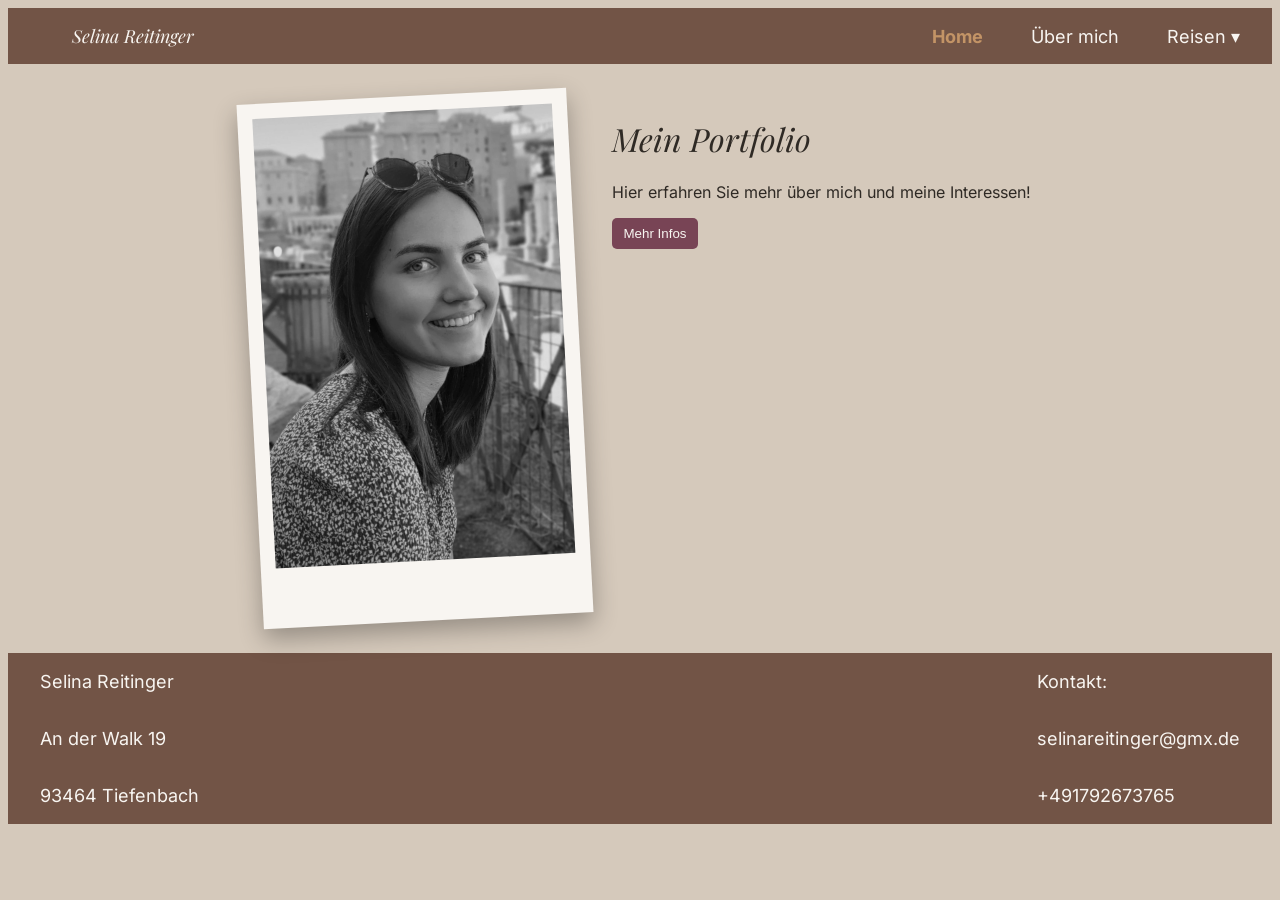
<file: index.html>
<!DOCTYPE html>
<html lang="de">
<head>
    <meta charset="UTF-8">
    <meta name="viewport" content="width=device-width, initial-scale=1.0">
    <title> Home </title>
    
    <meta name="description" content="Diese Website soll ein Portfolio von mir selbst darstellen.">
    <link rel="stylesheet" href="styles.css">
    
    <link rel="icon" href="images/logo.png" type="image/x-icon">
    
    <script src="script.js"></script>
</head>



<body>
    <header>
        <div class="nav-logo">
            <a href="index.html">Selina Reitinger</a>
        </div>
        <div class="nav-header">
            <a class="active" href="index.html">Home</a>
            <a href="about_me.html">Über mich</a>
            
            <div class="dropdown">
            <a href="travelling.html">Reisen ▾</a>
            <div class="dropdown-content">
                <a href="amsterdam.html">Amsterdam</a>
                <a href="rome.html">Rom</a>
                <a href="sao_miguel.html">São Miguel</a>
                <a href="map.html">Weltkarte</a>
            </div>
        </div> 
        </div>
    </header>
    
    <div class="container-home">
        <div class="polaroid">
            <img src="images/home_img.webp" alt="Bild von mir">
        </div>
        <div>
            <h1>Mein Portfolio</h1>
            <p id="p-home">Hier erfahren Sie mehr über mich und meine Interessen!</p>
            <button id="infos" onclick="moreInfos()">Mehr Infos</button>
        </div>
    </div>
</body>

<footer>
    <div>
        <div class="footer-left">
            <p>Selina Reitinger</p>
            <p>An der Walk 19</p>
            <p>93464 Tiefenbach</p>
        </div>
        <div class="footer-right">
            <p>Kontakt:</p>
            <p>selinareitinger@gmx.de</p>
            <p>+491792673765</p>
        </div>
    </div>
</footer>
</html>
</file>
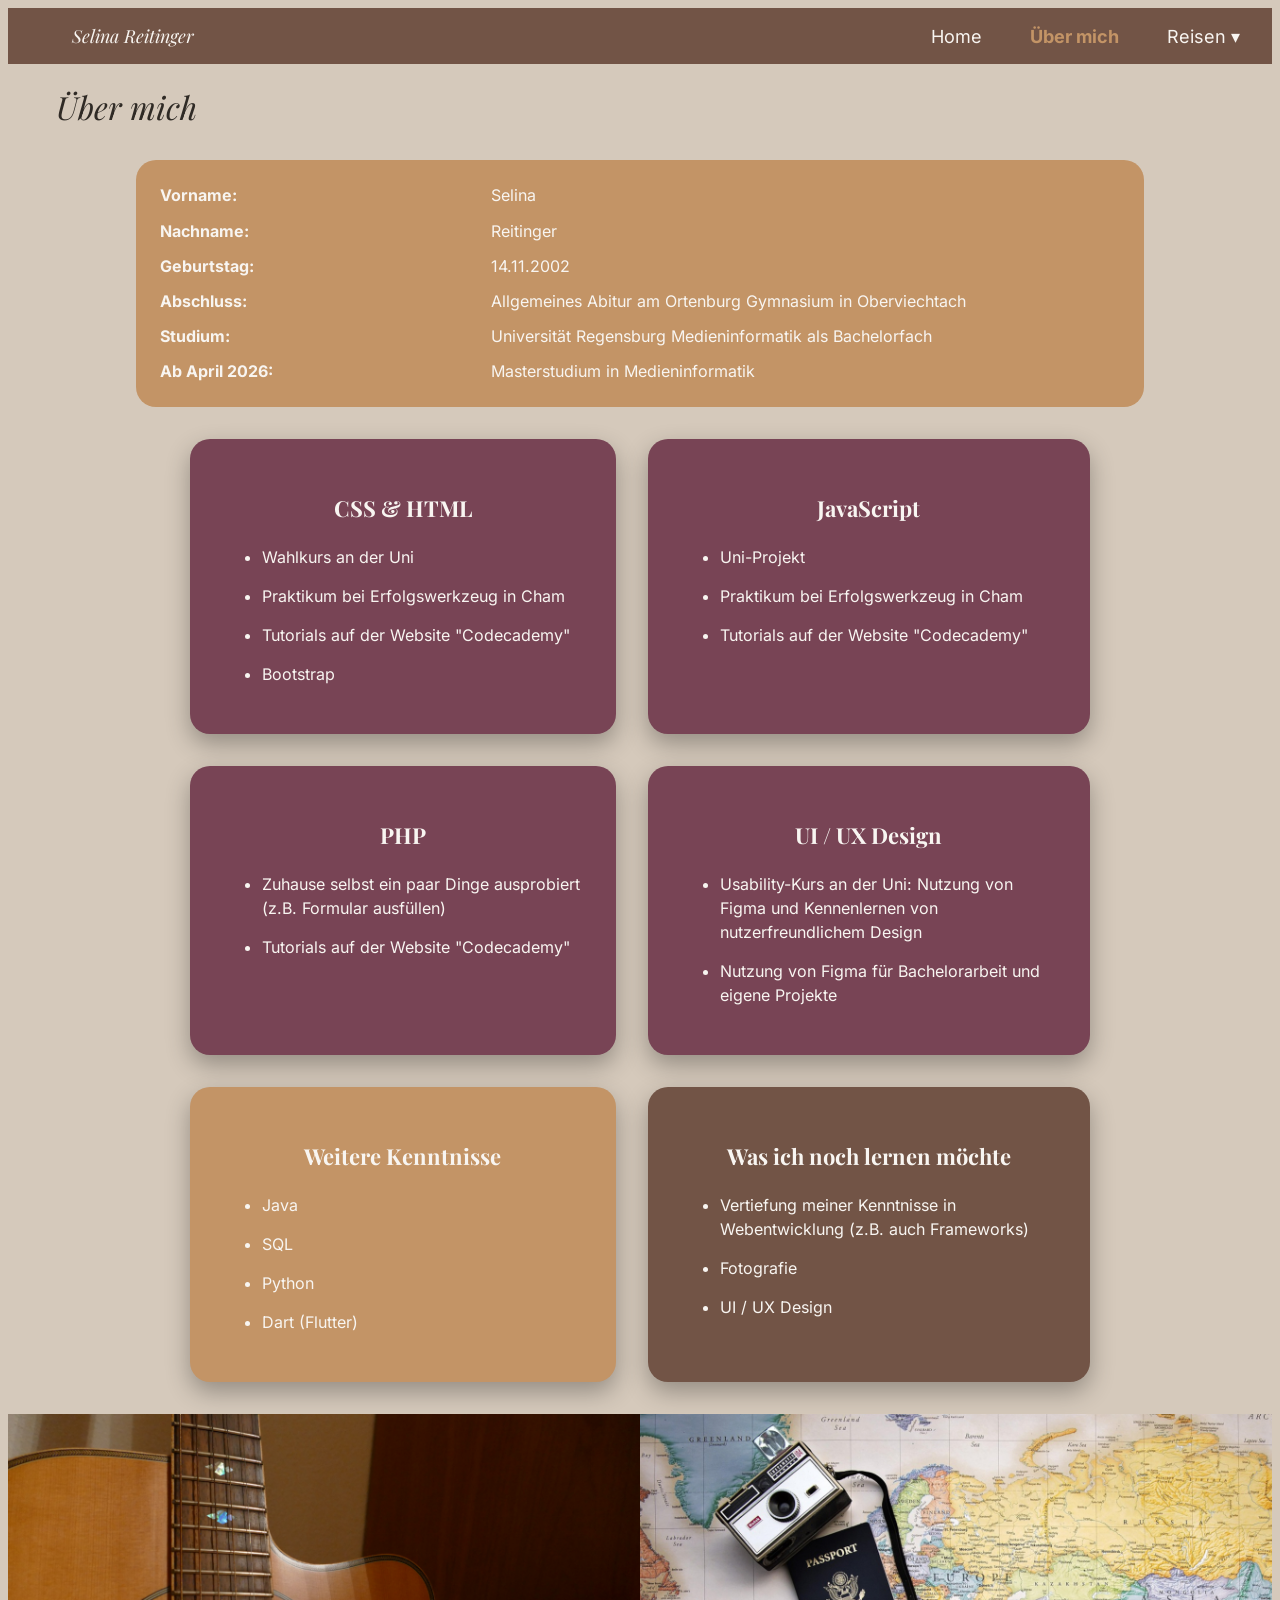
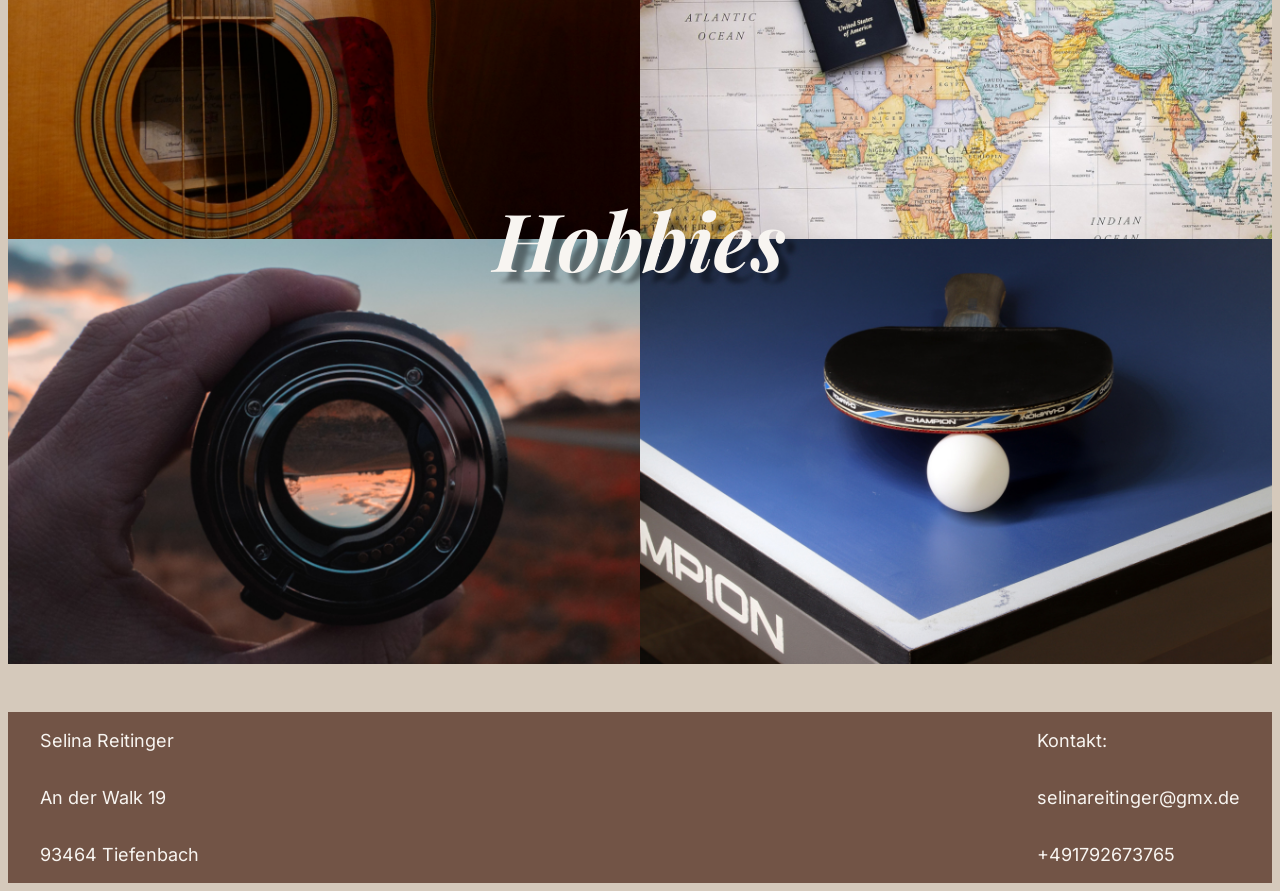
<file: about_me.html>
<!DOCTYPE html>
<html lang="de">
<head>
    <meta charset="UTF-8">
    <meta name="viewport" content="width=device-width, initial-scale=1.0">
    <title> Über mich </title>
    
    <meta name="description" content="Diese Website soll ein Portfolio von mir selbst darstellen.">
    <link rel="stylesheet" href="styles.css">
    
    <!-- Favicon (Symbol im Browser-Tab) -->
    <link rel="icon" href="favicon.ico" type="image/x-icon">
    
    <!-- Externe Skripte (Optional) -->
    <script src="script.js" defer></script>
</head>

<header>
    <div class="nav-logo">
        <a href="index.html">Selina Reitinger</a>
    </div>
    <div class="nav-header">
        <a href="index.html">Home</a>
        <a class="active" href="about_me.html">Über mich</a>
        <div class="dropdown">
            <a href="travelling.html">Reisen ▾</a>
            <div class="dropdown-content">
                <a href="amsterdam.html">Amsterdam</a>
                <a href="rome.html">Rom</a>
                <a href="sao_miguel.html">São Miguel</a>
                <a href="map.html">Weltkarte</a>
            </div>
        </div>
    </div>
</header>

<body>
    <h1 id="heading-about-me">Über mich</h1>
    <div class="about-me">
        <div class="row">
            <p class="label">Vorname:</p>
            <p>Selina</p>
        </div>
        
        <div class="row">
            <p class="label">Nachname:</p>
            <p>Reitinger</p>
        </div>

        <div class="row">
            <p class="label">Geburtstag:</p>
            <p>14.11.2002</p>
        </div>

        <div class="row">
            <p class="label">Abschluss:</p>
            <p>Allgemeines Abitur am Ortenburg Gymnasium in Oberviechtach</p>
        </div>

        <div class="row">
            <p class="label">Studium:</p>
            <p>Universität Regensburg Medieninformatik als Bachelorfach</p>
        </div>

        <div class="row">
            <p class="label">Ab April 2026:</p>
            <p>Masterstudium in Medieninformatik</p>
        </div>
    </div>

    <div class="grid-about-me">
        <div class="color-1">
            <h3>CSS & HTML</h3>
            <ul>
                <li>Wahlkurs an der Uni</li>
                <li>Praktikum bei Erfolgswerkzeug in Cham</li>
                <li>Tutorials auf der Website "Codecademy"</li>
                <li>Bootstrap</li>
            </ul>
        </div>

        <div class="color-1">
            <h3>JavaScript</h3>
            <ul>
                <li>Uni-Projekt</li>
                <li>Praktikum bei Erfolgswerkzeug in Cham</li>
                <li>Tutorials auf der Website "Codecademy"</li>
            </ul>
        </div>

        <div class="color-1">
            <h3>PHP</h3>
            <ul>
                <li>Zuhause selbst ein paar Dinge ausprobiert (z.B. Formular ausfüllen)</li>
                <li>Tutorials auf der Website "Codecademy"</li>
            </ul>
        </div>

        <div class="color-1">
            <h3>UI / UX Design</h3>
            <ul>
                <li>Usability-Kurs an der Uni: Nutzung von Figma und Kennenlernen von nutzerfreundlichem Design</li>
                <li>Nutzung von Figma für Bachelorarbeit und eigene Projekte</li>
            </ul>
        </div>

        <div class="color-2">
            <h3>Weitere Kenntnisse</h3>
            <ul>
                <li>Java</li>
                <li>SQL</li>
                <li>Python</li>
                <li>Dart (Flutter)</li>
            </ul>
        </div>


        <div class="color-3">
            <h3>Was ich noch lernen möchte</h3>
            <ul>
                <li>Vertiefung meiner Kenntnisse in Webentwicklung (z.B. auch Frameworks)</li>
                <li>Fotografie</li>
                <li>UI / UX Design</li>
            </ul>
        </div>
    </div>

    <div class="grid-hobbies">
        <div class="heading-hobbies">
            <h2>Hobbies</h2>
        </div>
        <div><img src="images/guitar_img.JPG" alt="Bild von mir"></div>
        <div><img src="images/travel_img.jpg" alt="Bild von Weltkarte mit Reisepass und Kamera"></div>
        <div><img src="images/camera_img.jpeg" alt="Bild von Kamera"></div>
        <div><img src="images/table_tennis_img.jpg" alt="Bild von Tischtennisschläger und Ball"></div>
    </div>
</body>

<footer>
    <div>
        <div class="footer-left">
            <p>Selina Reitinger</p>
            <p>An der Walk 19</p>
            <p>93464 Tiefenbach</p>
        </div>
        <div class="footer-right">
            <p>Kontakt:</p>
            <p>selinareitinger@gmx.de</p>
            <p>+491792673765</p>
        </div>
    </div>
    
</footer>
</html>
</file>
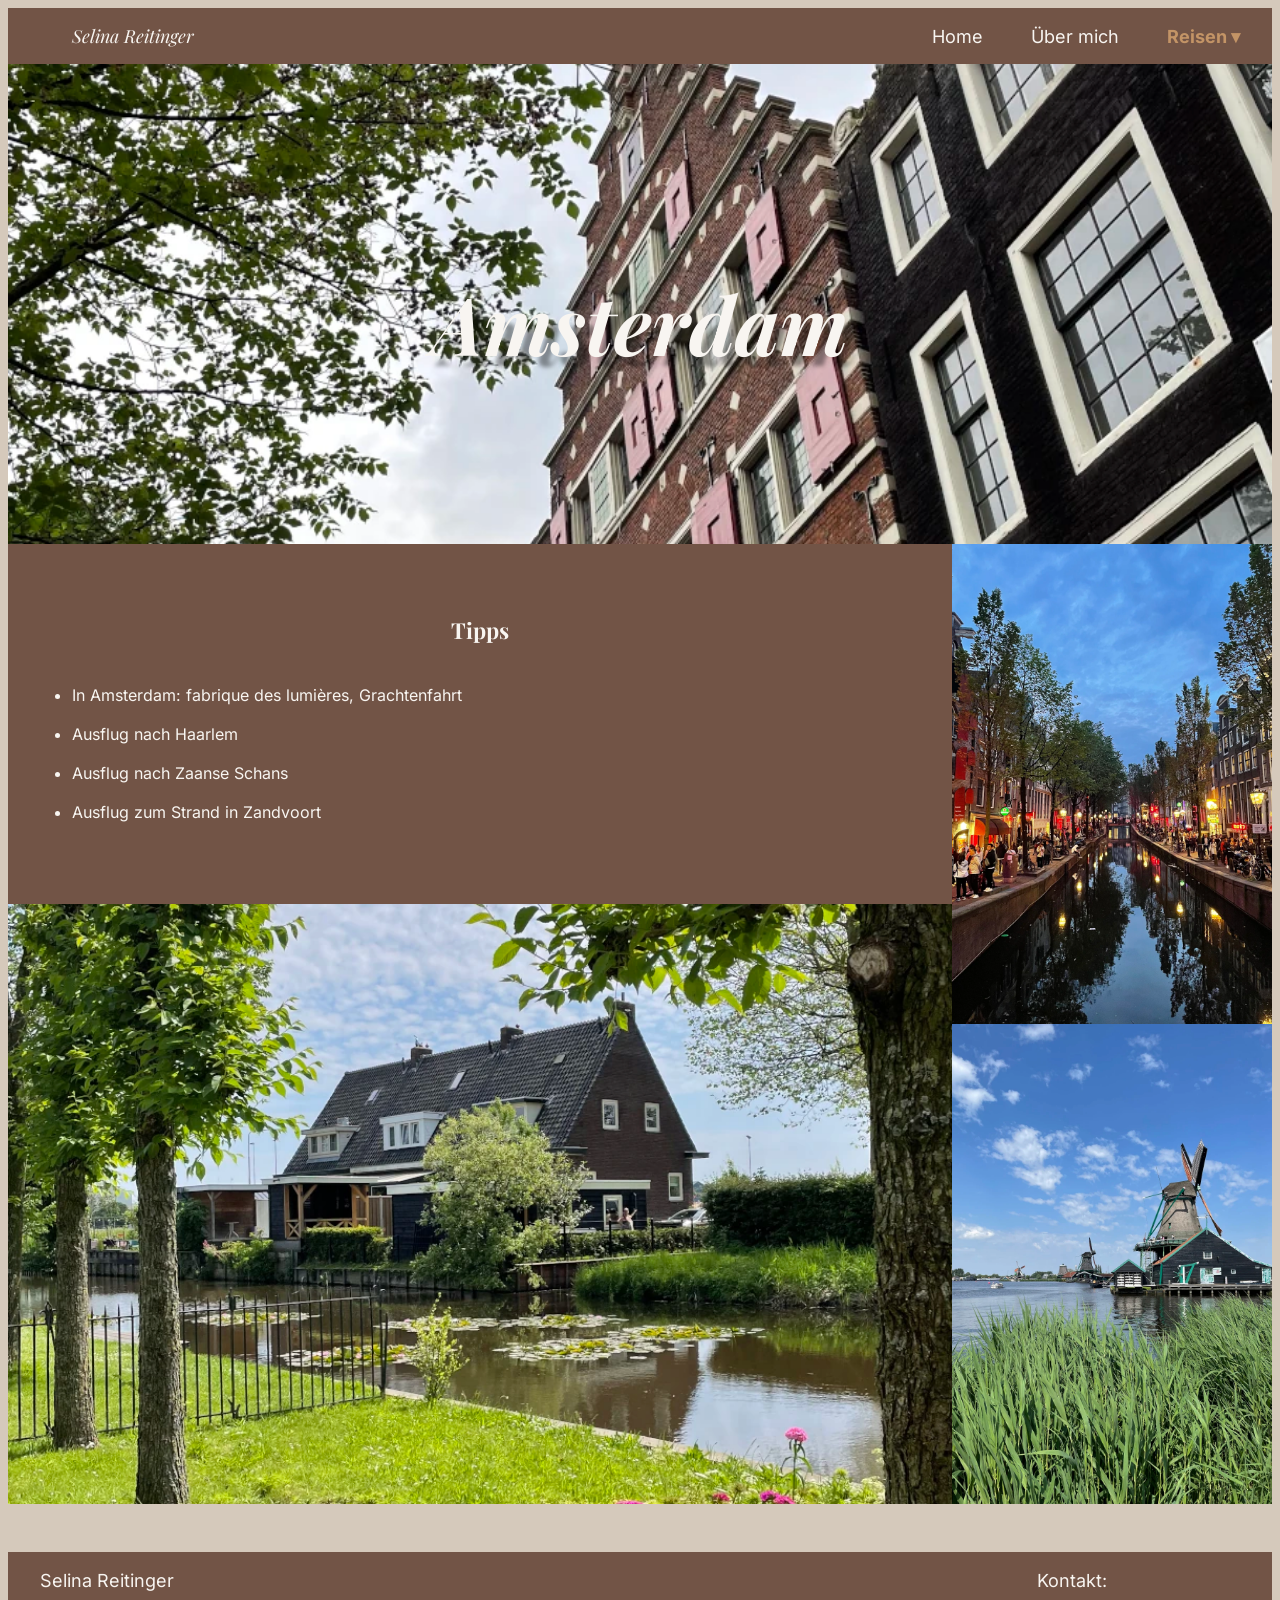
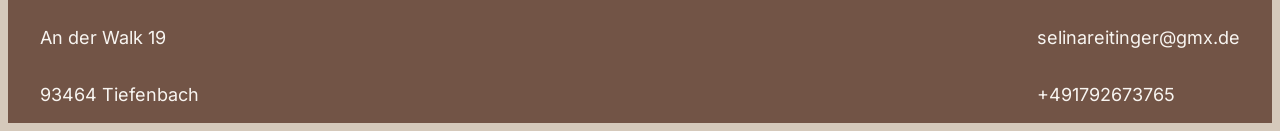
<file: amsterdam.html>
<!DOCTYPE html>
<html lang="de">
<head>
    <meta charset="UTF-8">
    <meta name="viewport" content="width=device-width, initial-scale=1.0">
    <title> Amsterdam </title>
    
    <meta name="description" content="Diese Website soll ein Portfolio von mir selbst darstellen.">
    <link rel="stylesheet" href="styles.css">
    
    <!-- Favicon (Symbol im Browser-Tab) -->
    <link rel="icon" href="images/logo.png" type="image/x-icon">
    
    <!-- Externe Skripte (Optional) -->
    <script src="script.js" defer></script>
</head>

<header>
    <div class="nav-logo">
        <a href="index.html">Selina Reitinger</a>
    </div>
    <div class="nav-header">
        <a  href="index.html">Home</a>
        <a href="about_me.html">Über mich</a>
        <div class="dropdown">
            <a class="active" href="travelling.html">Reisen ▾</a>
            <div class="dropdown-content">
                <a href="amsterdam.html">Amsterdam</a>
                <a href="rome.html">Rom</a>
                <a href="sao_miguel.html">São Miguel</a>
                <a href="map.html">Weltkarte</a>
            </div>
        </div>
    </div>
</header>

<body>
      <div class="grid-rome">
        <div class="hero">
            <h2 id="heading-hero">Amsterdam</h2>
            <img src="images/amsterdam/amsterdam-1.webp" alt="Bild von Häusern in Amsterdam">
        </div>

        <div class="text-tips">
            <h3>Tipps</h3>
            <ul>
                <li>In Amsterdam: fabrique des lumières, Grachtenfahrt</li>
                <li>Ausflug nach Haarlem</li>
                <li>Ausflug nach Zaanse Schans </li>
                <li>Ausflug zum Strand in Zandvoort</li>
            </ul>
        </div>

        <div class="img-night">
            <img src="images/amsterdam/amsterdam-2.webp" alt="Bild von Amsterdam nach Sonnenuntergang">
        </div>

        <div class="img-house">
            <img src="images/amsterdam/amsterdam-4.webp" alt="Bild von Haus in Amsterdam">
        </div>

        <div class="img-mill">
            <img src="images/amsterdam/amsterdam-3.webp" alt="Bild von Windmühle"> 
        </div>
      </div>

</body>

<footer>
    <div>
        <div class="footer-left">
            <p>Selina Reitinger</p>
            <p>An der Walk 19</p>
            <p>93464 Tiefenbach</p>
        </div>
        <div class="footer-right">
            <p>Kontakt:</p>
            <p>selinareitinger@gmx.de</p>
            <p>+491792673765</p>
        </div>
    </div>
    
</footer>
</html>
</file>
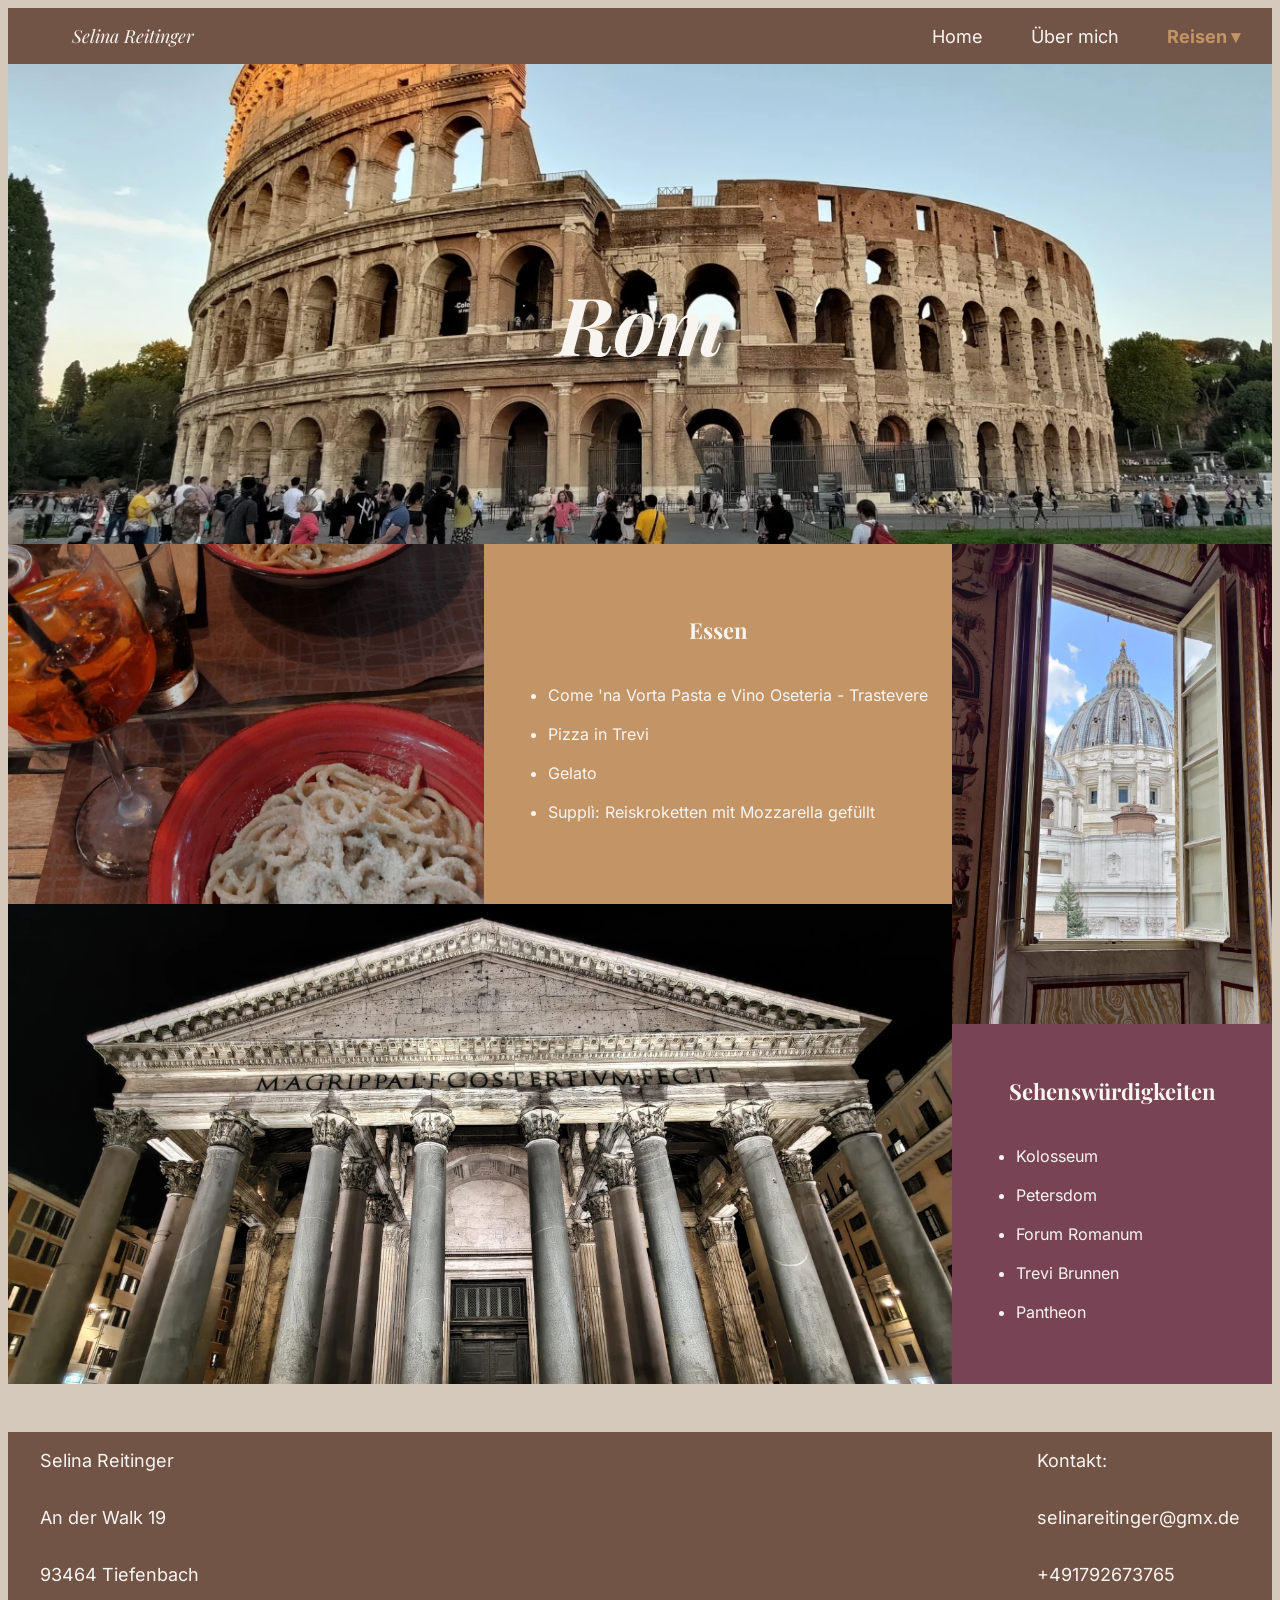
<file: rome.html>
<!DOCTYPE html>
<html lang="de">
<head>
    <meta charset="UTF-8">
    <meta name="viewport" content="width=device-width, initial-scale=1.0">
    <title> Rom </title>
    
    <meta name="description" content="Diese Website soll ein Portfolio von mir selbst darstellen.">
    <link rel="stylesheet" href="styles.css">
    
    <!-- Favicon (Symbol im Browser-Tab) -->
    <link rel="icon" href="images/logo.png" type="image/x-icon">
    
    <!-- Externe Skripte (Optional) -->
    <script src="script.js" defer></script>
</head>

<header>
    <div class="nav-logo">
        <a href="index.html">Selina Reitinger</a>
    </div>
    <div class="nav-header">
        <a href="index.html">Home</a>
        <a href="about_me.html">Über mich</a>
        <div class="dropdown">
            <a class="active" href="travelling.html">Reisen ▾</a>
            <div class="dropdown-content">
                <a href="amsterdam.html">Amsterdam</a>
                <a href="rome.html">Rom</a>
                <a href="sao_miguel.html">São Miguel</a>
                <a href="map.html">Weltkarte</a>
            </div>
        </div>
    </div>
</header>

<body>
    <div class="grid-rome">
        <div class="hero">
            <h2 id="heading-hero">Rom</h2>
            <img src="images/rom/rom-1.webp" alt="Bild von Kolosseum in Rom">
        </div>
        <div class="img-pasta">
            <img src="images/rom/rom-4.webp" alt="Bild von selbstgemachter Pasta">
        </div>

        <div class="text-food">
            <h3>Essen</h3>
            <ul>
                <li>Come 'na Vorta Pasta e Vino Oseteria - Trastevere</li>
                <li>Pizza in Trevi</li>
                <li>Gelato</li>
                <li>Supplì: Reiskroketten mit Mozzarella gefüllt</li>
            </ul>
        </div>

        <div class="img-window">
            <img src="images/rom/rom-2.webp" alt="Bild von Petersdom in Rom"> 
        </div>

        <div class="img-pantheon">
            <img src="images/rom/rom-3.webp" alt="Bild von Pantheon in Rom">
        </div>

        <div class="text-sights">
            <h3>Sehenswürdigkeiten</h3>
            <ul>
                <li>Kolosseum</li>
                <li>Petersdom</li>
                <li>Forum Romanum</li>
                <li>Trevi Brunnen</li>
                <li>Pantheon</li>
            </ul>
        </div>
        
  </div>
</body>

<footer>
    <div>
        <div class="footer-left">
            <p>Selina Reitinger</p>
            <p>An der Walk 19</p>
            <p>93464 Tiefenbach</p>
        </div>
        <div class="footer-right">
            <p>Kontakt:</p>
            <p>selinareitinger@gmx.de</p>
            <p>+491792673765</p>
        </div>
    </div>
    
</footer>
</html>
</file>
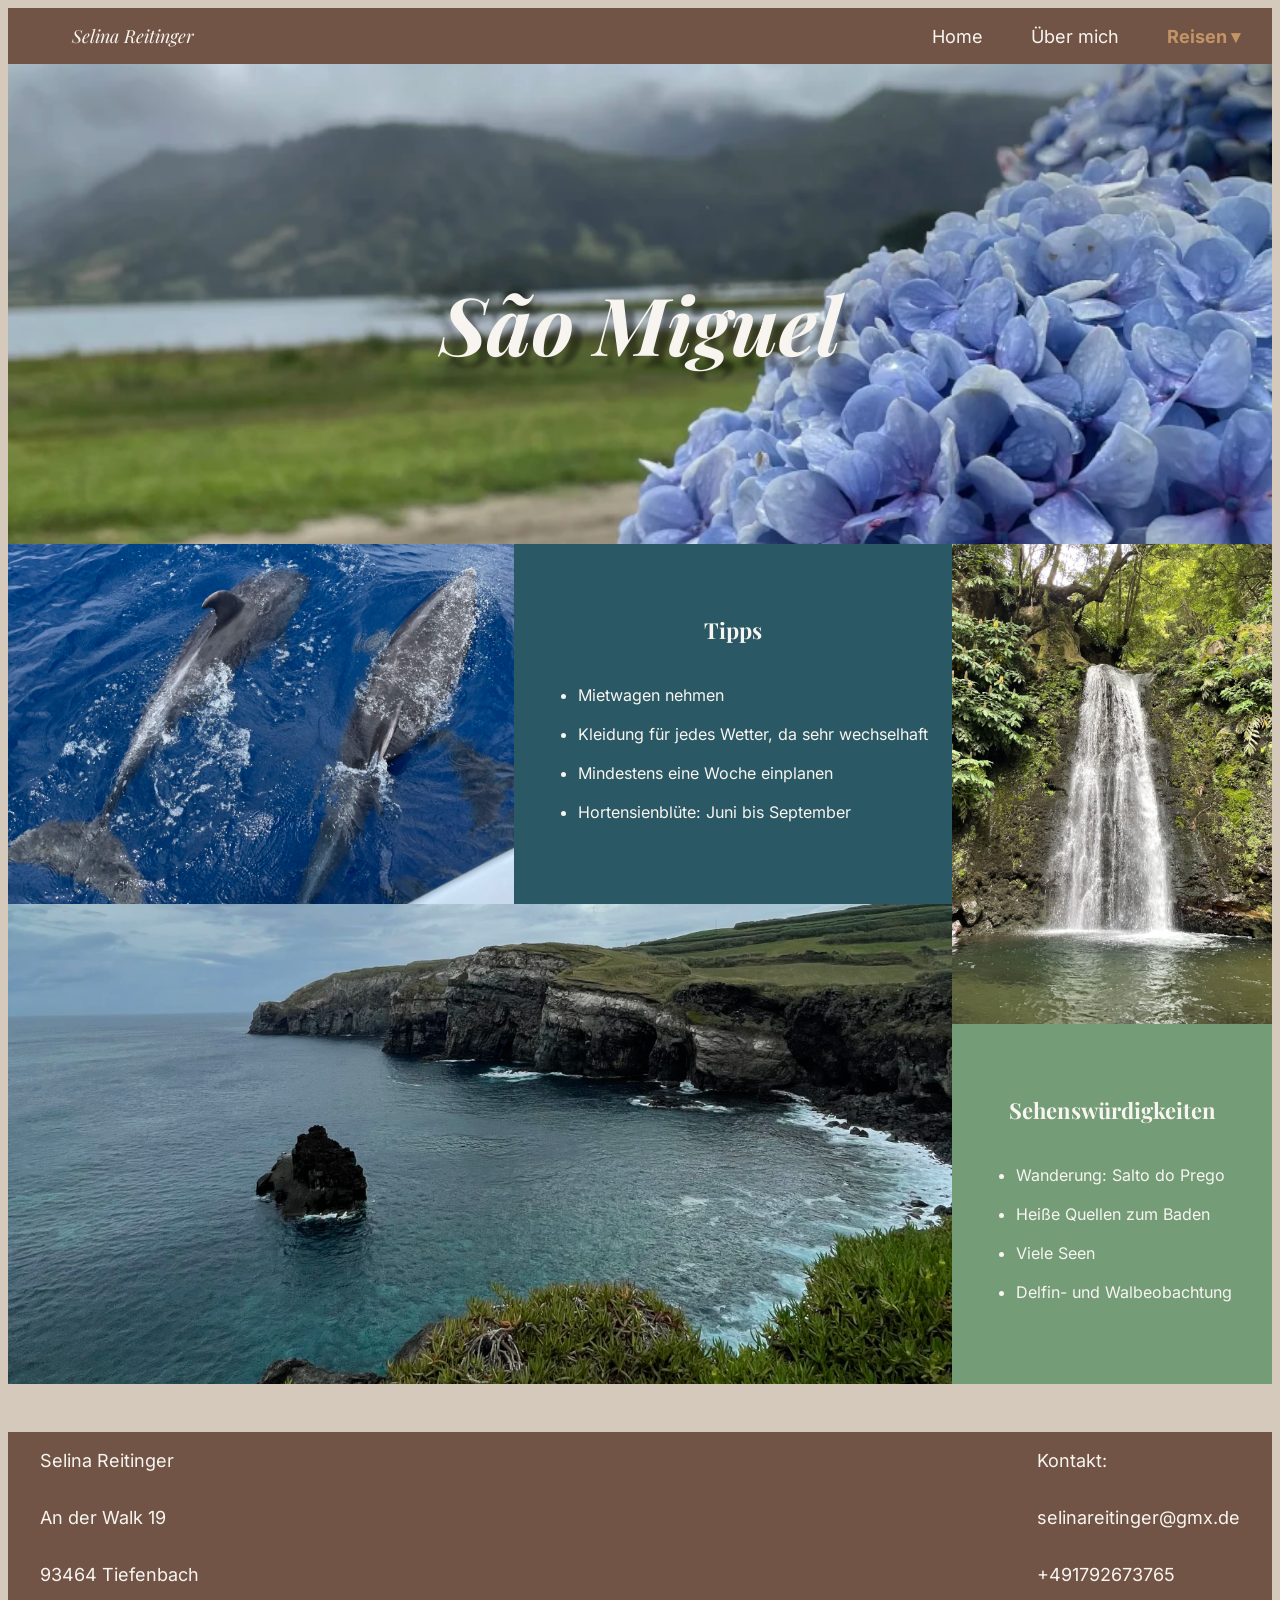
<file: sao_miguel.html>
<!DOCTYPE html>
<html lang="de">
<head>
    <meta charset="UTF-8">
    <meta name="viewport" content="width=device-width, initial-scale=1.0">
    <title> São Miguel </title>
    
    <meta name="description" content="Diese Website soll ein Portfolio von mir selbst darstellen.">
    <link rel="stylesheet" href="styles.css">
    
    <!-- Favicon (Symbol im Browser-Tab) -->
    <link rel="icon" href="images/logo.png" type="image/x-icon">
    
    <!-- Externe Skripte (Optional) -->
    <script src="script.js" defer></script>
</head>

<header>
    <div class="nav-logo">
        <a href="index.html">Selina Reitinger</a>
    </div>
    <div class="nav-header">
        <a  href="index.html">Home</a>
        <a href="about_me.html">Über mich</a>
        <div class="dropdown">
            <a class="active" href="travelling.html">Reisen ▾</a>
            <div class="dropdown-content">
                <a href="amsterdam.html">Amsterdam</a>
                <a href="rome.html">Rom</a>
                <a href="sao_miguel.html">São Miguel</a>
                <a href="map.html">Weltkarte</a>
            </div>
        </div>
    </div>
</header>

<body>
        <div class="grid-rome">
        <div class="hero">
            <h2 id="heading-hero">São Miguel</h2>
            <img src="images/sao-miguel/sao-miguel-1.webp" alt="Bild einer blauen Hortensie auf den Azoren">
        </div>
        <div class="img-pasta">
            <img src="images/sao-miguel/sao-miguel-2.webp" alt="Bild von zwei Delfinen im Meer">
        </div>

        <div class="text-food" id="sao-miguel-tips">
            <h3>Tipps</h3>
            <ul>
                <li>Mietwagen nehmen</li>
                <li>Kleidung für jedes Wetter, da sehr wechselhaft</li>
                <li>Mindestens eine Woche einplanen</li>
                <li>Hortensienblüte: Juni bis September</li>
            </ul>
        </div>

        <div class="img-window">
            <img src="images/sao-miguel/sao-miguel-4.webp" alt="Bild eines Wasserfalls auf den Azoren"> 
        </div>

        <div class="img-pantheon">
            <img src="images/sao-miguel/sao-miguel-3.webp" alt="Bild von Meer und Klippen auf den Azoren">
        </div>

        <div class="text-sights" id="sao-miguel-sights">
            <h3>Sehenswürdigkeiten</h3>
            <ul>
                <li>Wanderung: Salto do Prego</li>
                <li>Heiße Quellen zum Baden</li>
                <li>Viele Seen</li>
                <li>Delfin- und Walbeobachtung</li>
            </ul>
        </div>
    
  </div>
</body>

<footer>
    <div>
        <div class="footer-left">
            <p>Selina Reitinger</p>
            <p>An der Walk 19</p>
            <p>93464 Tiefenbach</p>
        </div>
        <div class="footer-right">
            <p>Kontakt:</p>
            <p>selinareitinger@gmx.de</p>
            <p>+491792673765</p>
        </div>
    </div>
    
</footer>
</html>
</file>
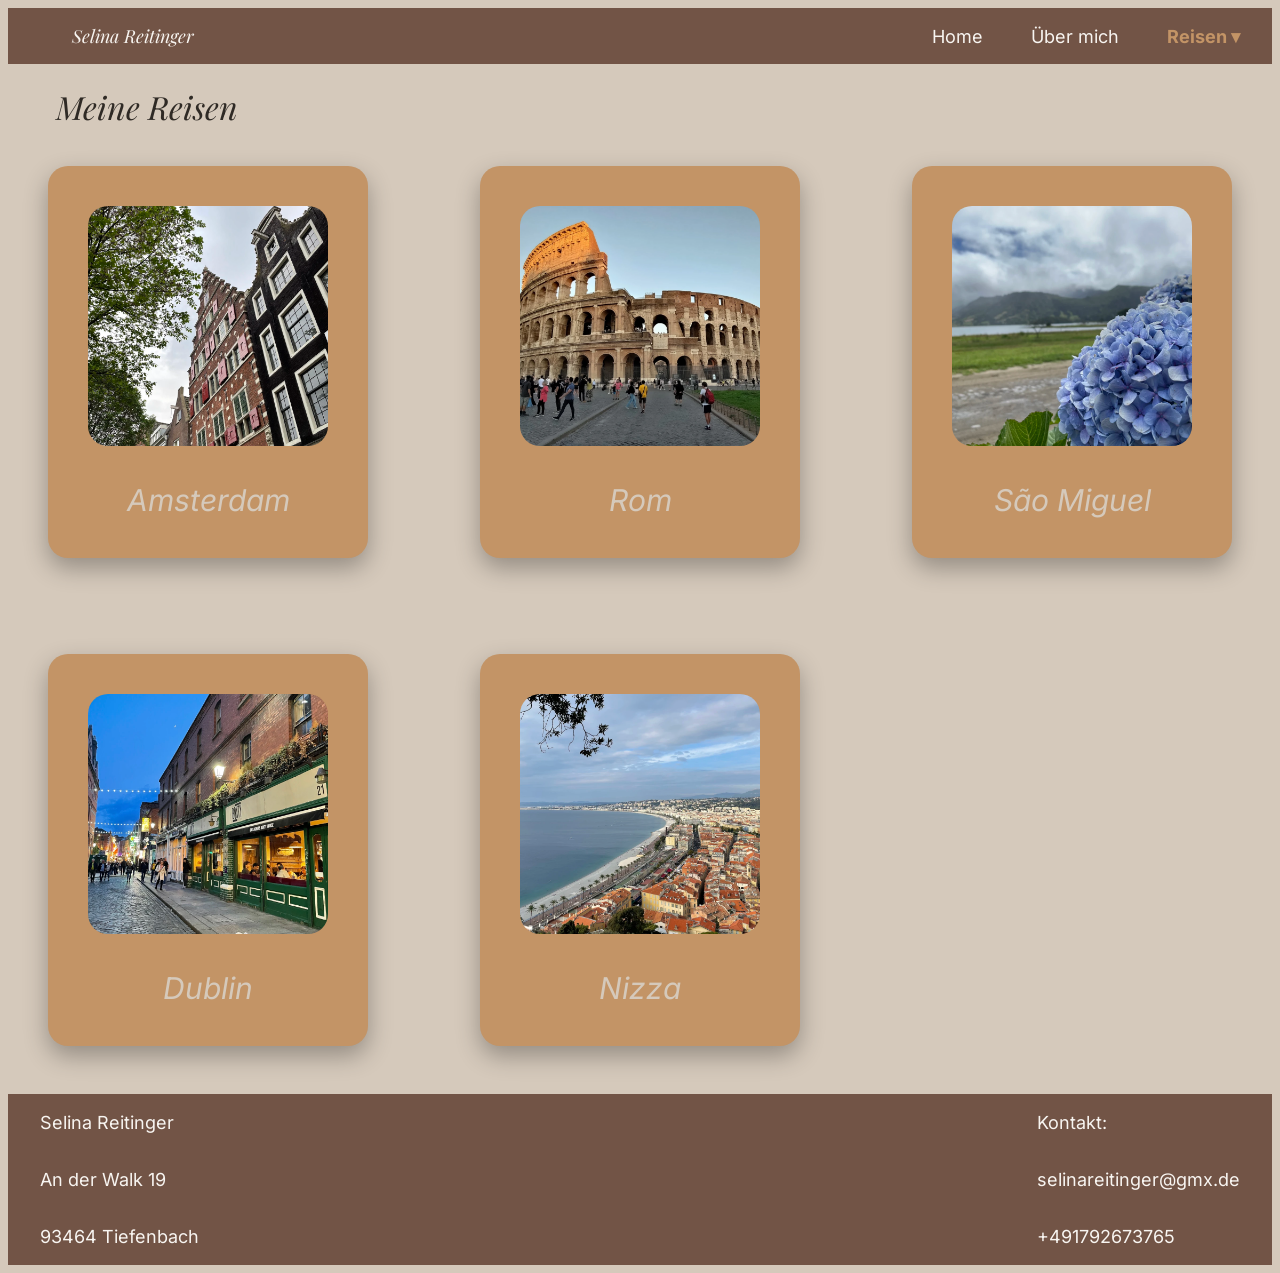
<file: travelling.html>
<!DOCTYPE html>
<html lang="de">
<head>
    <meta charset="UTF-8">
    <meta name="viewport" content="width=device-width, initial-scale=1.0">
    <title> Reisen</title>
    
    <meta name="description" content="Diese Website soll ein Portfolio von mir selbst darstellen.">
    <link rel="stylesheet" href="styles.css">
    
    <!-- Favicon (Symbol im Browser-Tab) -->
    <link rel="icon" href="images/logo.png" type="image/x-icon">
    
    <!-- Externe Skripte (Optional) -->
    <script src="script.js" defer></script>
</head>

<header>
    <div class="nav-logo">
        <a href="index.html">Selina Reitinger</a>
    </div>
    <div class="nav-header">
        <a href="index.html">Home</a>
        <a href="about_me.html">Über mich</a>
        <div class="dropdown">
            <a class="active" href="travelling.html">Reisen ▾</a>
            <div class="dropdown-content">
                <a href="amsterdam.html">Amsterdam</a>
                <a href="rome.html">Rom</a>
                <a href="sao_miguel.html">São Miguel</a>
                <a href="map.html">Weltkarte</a>
            </div>
        </div>
    </div>
</header>

<body>
    <h1 id="heading-travelling">Meine Reisen</h1>
    <div class="grid-travel">
        <figure class="grid-item" id="card-amsterdam" onclick="amsterdam()">
            <img src="images/amsterdam/amsterdam-1.webp" alt="Bild von Häusern in Amsterdam">
            <figcaption>Amsterdam</figcaption>
        </figure>
        <figure class="grid-item" id="card-rome" onclick="rome()">
            <img src="images/rom/rom-1.webp" alt="Bild von Kolosseum in Rom">
            <figcaption>Rom</figcaption>
        </figure>
        <figure class="grid-item" id="card-sao-miguel" onclick="saoMiguel()">
            <img src="images/sao-miguel/sao-miguel-1.webp" alt="Bild von blauer Hortensie auf den Azoren">
            <figcaption>São Miguel</figcaption>
        </figure>
        <figure class="grid-item">
            <img src="images/dublin/dublin-1.webp" alt="Bild eines Gebäudes in Dublin">
            <figcaption>Dublin</figcaption>
        </figure>
        <figure class="grid-item">
            <img src="images/nizza/nizza-1.webp" alt="Aussicht über Nizza und das Meer">
            <figcaption>Nizza</figcaption>
        </figure>
    </div>
</body>

<footer>
    <div>
        <div class="footer-left">
            <p>Selina Reitinger</p>
            <p>An der Walk 19</p>
            <p>93464 Tiefenbach</p>
        </div>
        <div class="footer-right">
            <p>Kontakt:</p>
            <p>selinareitinger@gmx.de</p>
            <p>+491792673765</p>
        </div>
    </div>
    
</footer>
</html>
</file>
<file: styles.css>
/* fonts */
/* playfair-display-regular - latin */
@font-face {
  font-display: swap; /* Check https://developer.mozilla.org/en-US/docs/Web/CSS/@font-face/font-display for other options. */
  font-family: 'Playfair Display';
  font-style: normal;
  font-weight: 400;
  src: url('fonts/playfair-display-v40-latin-regular.woff2') format('woff2'); /* Chrome 36+, Opera 23+, Firefox 39+, Safari 12+, iOS 10+ */
}
/* playfair-display-italic - latin */
@font-face {
  font-display: swap; /* Check https://developer.mozilla.org/en-US/docs/Web/CSS/@font-face/font-display for other options. */
  font-family: 'Playfair Display';
  font-style: italic;
  font-weight: 400;
  src: url('fonts/playfair-display-v40-latin-italic.woff2') format('woff2'); /* Chrome 36+, Opera 23+, Firefox 39+, Safari 12+, iOS 10+ */
}
/* playfair-display-700 - latin */
@font-face {
  font-display: swap; /* Check https://developer.mozilla.org/en-US/docs/Web/CSS/@font-face/font-display for other options. */
  font-family: 'Playfair Display';
  font-style: normal;
  font-weight: 700;
  src: url('fonts/playfair-display-v40-latin-700.woff2') format('woff2'); /* Chrome 36+, Opera 23+, Firefox 39+, Safari 12+, iOS 10+ */
}
/* playfair-display-700italic - latin */
@font-face {
  font-display: swap; /* Check https://developer.mozilla.org/en-US/docs/Web/CSS/@font-face/font-display for other options. */
  font-family: 'Playfair Display';
  font-style: italic;
  font-weight: 700;
  src: url('fonts/playfair-display-v40-latin-700italic.woff2') format('woff2'); /* Chrome 36+, Opera 23+, Firefox 39+, Safari 12+, iOS 10+ */
}

/* inter-regular - latin */
@font-face {
  font-display: swap; /* Check https://developer.mozilla.org/en-US/docs/Web/CSS/@font-face/font-display for other options. */
  font-family: 'Inter';
  font-style: normal;
  font-weight: 400;
  src: url('fonts/inter-v20-latin-regular.woff2') format('woff2'); /* Chrome 36+, Opera 23+, Firefox 39+, Safari 12+, iOS 10+ */
}
/* inter-italic - latin */
@font-face {
  font-display: swap; /* Check https://developer.mozilla.org/en-US/docs/Web/CSS/@font-face/font-display for other options. */
  font-family: 'Inter';
  font-style: italic;
  font-weight: 400;
  src: url('fonts/inter-v20-latin-italic.woff2') format('woff2'); /* Chrome 36+, Opera 23+, Firefox 39+, Safari 12+, iOS 10+ */
}
/* inter-700 - latin */
@font-face {
  font-display: swap; /* Check https://developer.mozilla.org/en-US/docs/Web/CSS/@font-face/font-display for other options. */
  font-family: 'Inter';
  font-style: normal;
  font-weight: 700;
  src: url('fonts/inter-v20-latin-700.woff2') format('woff2'); /* Chrome 36+, Opera 23+, Firefox 39+, Safari 12+, iOS 10+ */
}
/* inter-700italic - latin */
@font-face {
  font-display: swap; /* Check https://developer.mozilla.org/en-US/docs/Web/CSS/@font-face/font-display for other options. */
  font-family: 'Inter';
  font-style: italic;
  font-weight: 700;
  src: url('fonts/inter-v20-latin-700italic.woff2') format('woff2'); /* Chrome 36+, Opera 23+, Firefox 39+, Safari 12+, iOS 10+ */
}

/* body */
/* Startseite */

body {
  background-color: #D5C9BB;
}

#p-home {
  color: #2F2A25;
  font-family: 'Inter';
}

p {
  color: #F8F5F1;
  font-family: 'Inter';
}

h1 {
  color: #2F2A25;
  font-family: 'Playfair Display';
  font-style: italic;
  font-weight: 400;
}

h3 {
  color: #F8F5F1;
  font-family: 'Playfair Display';
  font-weight: 700;
  text-align: center;
  font-size: 22px;
}

#infos {
  color: #F8F5F1;
  background-color: #784455;
  border-radius: 5px;
  border: #784455;
  padding: 0.5rem 0.75rem;
  transition: transform 0.3s ease, box-shadow 0.3s ease;
}

#infos:hover {
  cursor: pointer;
  transform: scale(1.05);
  box-shadow: 0 15px 30px rgba(0,0,0,0.2);
  background-color: #92596c;
}

.container-home {
  display: flex;
  justify-content: center;
  padding: 2rem;
  gap: 2rem;
}

.polaroid img {
  width: 100%;
  display: block;
  filter: grayscale(100%) brightness(0.9);
  transition: all 0.4s ease;
}

.polaroid:hover img {
  filter: grayscale(0%) brightness(1);
}

.polaroid:hover {
  transform: rotate(0deg);
}

.polaroid {
  background: #F8F5F1;
  padding: 15px 15px 60px 15px;
  box-shadow: 0 10px 25px rgba(0,0,0,0.3);
  width: 300px;
  transform: rotate(-3deg);
  transition: transform 0.4s ease;
}

/* Über mich */

.about-me {
  display: flex;
  flex-direction: column;
  gap: 0.8rem;
  background-color: #C39466;
  border-radius: 20px;
  margin: 2rem 8rem;
  padding: 1.5rem;
}

.row {
  display: grid;
  grid-template-columns: 0.5fr 1fr;
  gap: 1rem;
}

.label {
  font-weight: 600;
}

.about-me p {
  margin: 0;
  line-height: 1.4;
}

.about-me-left p {
  font-weight: 700;
}

#heading-about-me, #heading-travelling {
  margin-left: 3rem;
}

.grid-about-me {
  display: grid;
  grid-template-columns: auto auto;
  padding-bottom: 2rem;
  gap: 2rem;
  max-width: 900px;
  margin: 0 auto;
}

.color-1 {
  background-color: #784455;
  border-radius: 20px;
  padding: 2rem;
  box-shadow: 0 10px 25px rgba(0,0,0,0.3);
}

.color-2 {
  background-color: #C39466;
  border-radius: 20px;
  padding: 2rem;
  box-shadow: 0 10px 25px rgba(0,0,0,0.3);
}

.color-3 {
  background-color: #725446;
  border-radius: 20px;
  padding: 2rem;
  box-shadow: 0 10px 25px rgba(0,0,0,0.3);
}

li {
  color: #F8F5F1;
  font-family: 'Inter';
  line-height: 1.5rem;
  margin-bottom: 15px;
}

/* hobbies */

.grid-hobbies {
  display: grid;
  grid-template-columns: 1fr 1fr;
  grid-template-rows: 1fr 1fr;
  gap: 0;
  position: relative; 
  margin-bottom: 3rem;
}

.grid-hobbies img {
  max-width: 100%;
  height: 100%;
  object-fit: cover;
}

.heading-hobbies {
  position: absolute;
  top: 50%;
  left: 50%;
  transform: translate(-50%, -50%);
  color: #F8F5F1;
  font-size: 2.5rem;
  text-align: center;
}

h2 {
  color:#F8F5F1;
  font-family: 'Playfair Display';
  font-style: italic;
  font-weight: 700;
  font-size: 80px;
  text-shadow: 10px 10px 4px rgb(0, 0, 0, 0.4);
  letter-spacing: 25%;
}


/* Reisen Startseite */

.grid-travel {
  display: grid;
  grid-template-columns: repeat(auto-fit, minmax(300px, 1fr));
  gap: 2rem;
}

.grid-item {
  background-color: #C39466;
  border-radius: 20px;
  padding: 2.5rem;
  margin-bottom: 3rem;
  box-shadow: 0 10px 25px rgba(0,0,0,0.3);
  transition: transform 0.25s ease, box-shadow 0.25s ease;
}

.grid-item img {
  aspect-ratio: 1 / 1;
  width: 100%;
  object-fit: cover;
  border-radius: 20px;
  transition: transform 0.3s ease;
}

.grid-item:hover {
  transform: translateY(-6px);
  box-shadow: 0 15px 30px rgba(0,0,0,0.2);
  cursor: pointer;
}

.grid-item:hover img {
  transform: scale(1.05);
  cursor: pointer;
  filter: brightness(85%);
}

.grid-item figcaption {
  font-family: 'Inter';
  font-style: italic;
  font-size: 30px;
  color:#D5C9BB;
  text-align: center;
  margin-top: 2rem;
}

/* Reisen Rom und São Miguel */
.grid-rome {
  display: grid;
  grid-template-columns: 2fr 1fr 1fr;
  grid-auto-rows: 120px;
  gap: 0;
  margin-bottom: 3rem;
}

.grid-rome img {
  width: 100%;
  height: 100%;
  object-fit: cover;
  display: block;
}

.hero {
  grid-column: 1 / 4;
  grid-row: span 4;
  position: relative;
  overflow: hidden;
}

.hero img {
  width: 100%;
  height: 100%;
  object-fit: cover;
}

#heading-hero {
  position: absolute;
  top: 40%;
  left: 50%;
  transform: translate(-50%, -50%);
}

.img-pasta {
  grid-column: 1 / 2;
  grid-row: span 3;
}

.img-window {
  grid-column: 3 / 4;
  grid-row: span 4;
}

.img-pantheon {
  grid-column: 1 / 3;
  grid-row: span 4;
}

.text-food {
  grid-column: 2 / 3;
  grid-row: span 3;
  background-color: #C39466;

  display: flex;
  flex-direction: column;
  justify-content: center;
  padding: 1.5rem;
}

.text-sights {
  grid-column: 3 / 4;
  grid-row: span 3;
  background-color: #784455;

  display: flex;
  flex-direction: column;
  justify-content: center;
  padding: 1.5rem;
}

/* Hintergrundfarben São Miguel */

#sao-miguel-tips {
  background-color: #2A5965;
}

#sao-miguel-sights {
  background-color: #739C77;
}

/* Reisen Amsterdam */

.text-tips {
  background-color: #725446;
  grid-column: 1 / 2;
  grid-row: span 3;

  display: flex;
  flex-direction: column;
  justify-content: center; /* 🔥 vertikal mittig */
  padding: 1.5rem;
}

.img-night {
  grid-column: 2 / 4;
  grid-row: span 4;
}

.img-mill {
  grid-column: 2 / 4;
  grid-row: span 4;
}

.img-house {
  grid-column: 1 / 2;
  grid-row: span 5;
}


/* header */
header {
  background-color: #725446;
  display: flex;
  justify-content: space-between;
  align-items: center;
  padding: 1rem 2rem;
  z-index: 2000;
}

header .nav-header {
  display: flex;
  gap: 3rem;
}

header .nav-logo {
  margin-left: 2rem;

}

header .nav-logo a {
  text-decoration: none;
  color: #F8F5F1;
  font-family: 'Playfair Display';
  font-style: italic;
  font-size: 18px;
  transition: all 0.5s ease;
}

header .nav-logo a:hover {
  color: #C39466;
}

header .nav-header a {
  text-decoration: none;
  color: #F8F5F1;
  font-family: 'Inter';
  font-size: 18px;
  transition: all 0.5s ease;
}

header .nav-header a:hover {
  color: #C39466;
  transform: scale(1.05);
}

.nav-header .active {
  font-weight: 700;
  color:#C39466;
}

/* Dropdown Menü */

.dropdown {
  position: relative;
  display: inline-block;
}

.dropdown-content {
  display: none;
  position: absolute;
  top: 100%;
  left: 50%;
  transform: translateX(-50%);
  min-width: 100px;
  padding: 0.5rem 0;
  box-shadow: 0 8px 20px rgba(0, 0, 0, 0.2);
  z-index: 3000;
}

.dropdown-content a {
  display: block;
  background-color: #725446;
  border-radius: 10px;
  margin: .5rem;
  padding: .5rem;
  text-align: center;
}

.dropdown:hover .dropdown-content {
  display: block;
}

/* Weltkarte */
#map { 
  height: 100vh;
}

.icon img {
  width: 50px;
  height: 50px;
  border-radius: 50%;
  object-fit: cover;
}


/* footer */
footer {
  background-color: #725446;
  color: #F8F5F1;
  font-family: 'Inter';
  font-size: 18px;
}

footer div {
  display: flex;
  justify-content: space-between;
  margin: 0 1rem;
}

footer .footer-left, .footer-right {
  display: flex;
  flex-direction: column;
}

/* Responsive Design */
/* Tablet */
@media (max-width: 1000px) {
  .polaroid {
    width: 250px;
    transform: rotate(-2deg);
  }

  .grid-about-me {
    margin: 2rem;
    gap: 1.5rem;
  }

  .grid-hobbies {
    grid-template-columns: repeat(2, 1fr);
  }
}

/* Handy */
@media (max-width: 640px) {
  .polaroid {
    width: 100%;
    max-width: 300px;
    margin: 0 auto;
    transform: rotate(0deg);
    padding: 10px 10px 40px 10px;
  }

  .polaroid:hover {
    transform: scale(1.03);
  }

  .about-me {
    flex-direction: column;
    gap: 1rem;
    margin: 2rem 1rem;
    padding: 1.5rem;
  }

  .grid-about-me {
    grid-template-columns: 1fr;
  }

  .heading-hobbies {
    position: static;
    transform: none;
    padding: 0;
  }

  .grid-hobbies {
    grid-template-columns: 1fr;
  }
}

.grid-rome {
  display: grid;
  grid-template-columns: 1fr;
}
</file>
